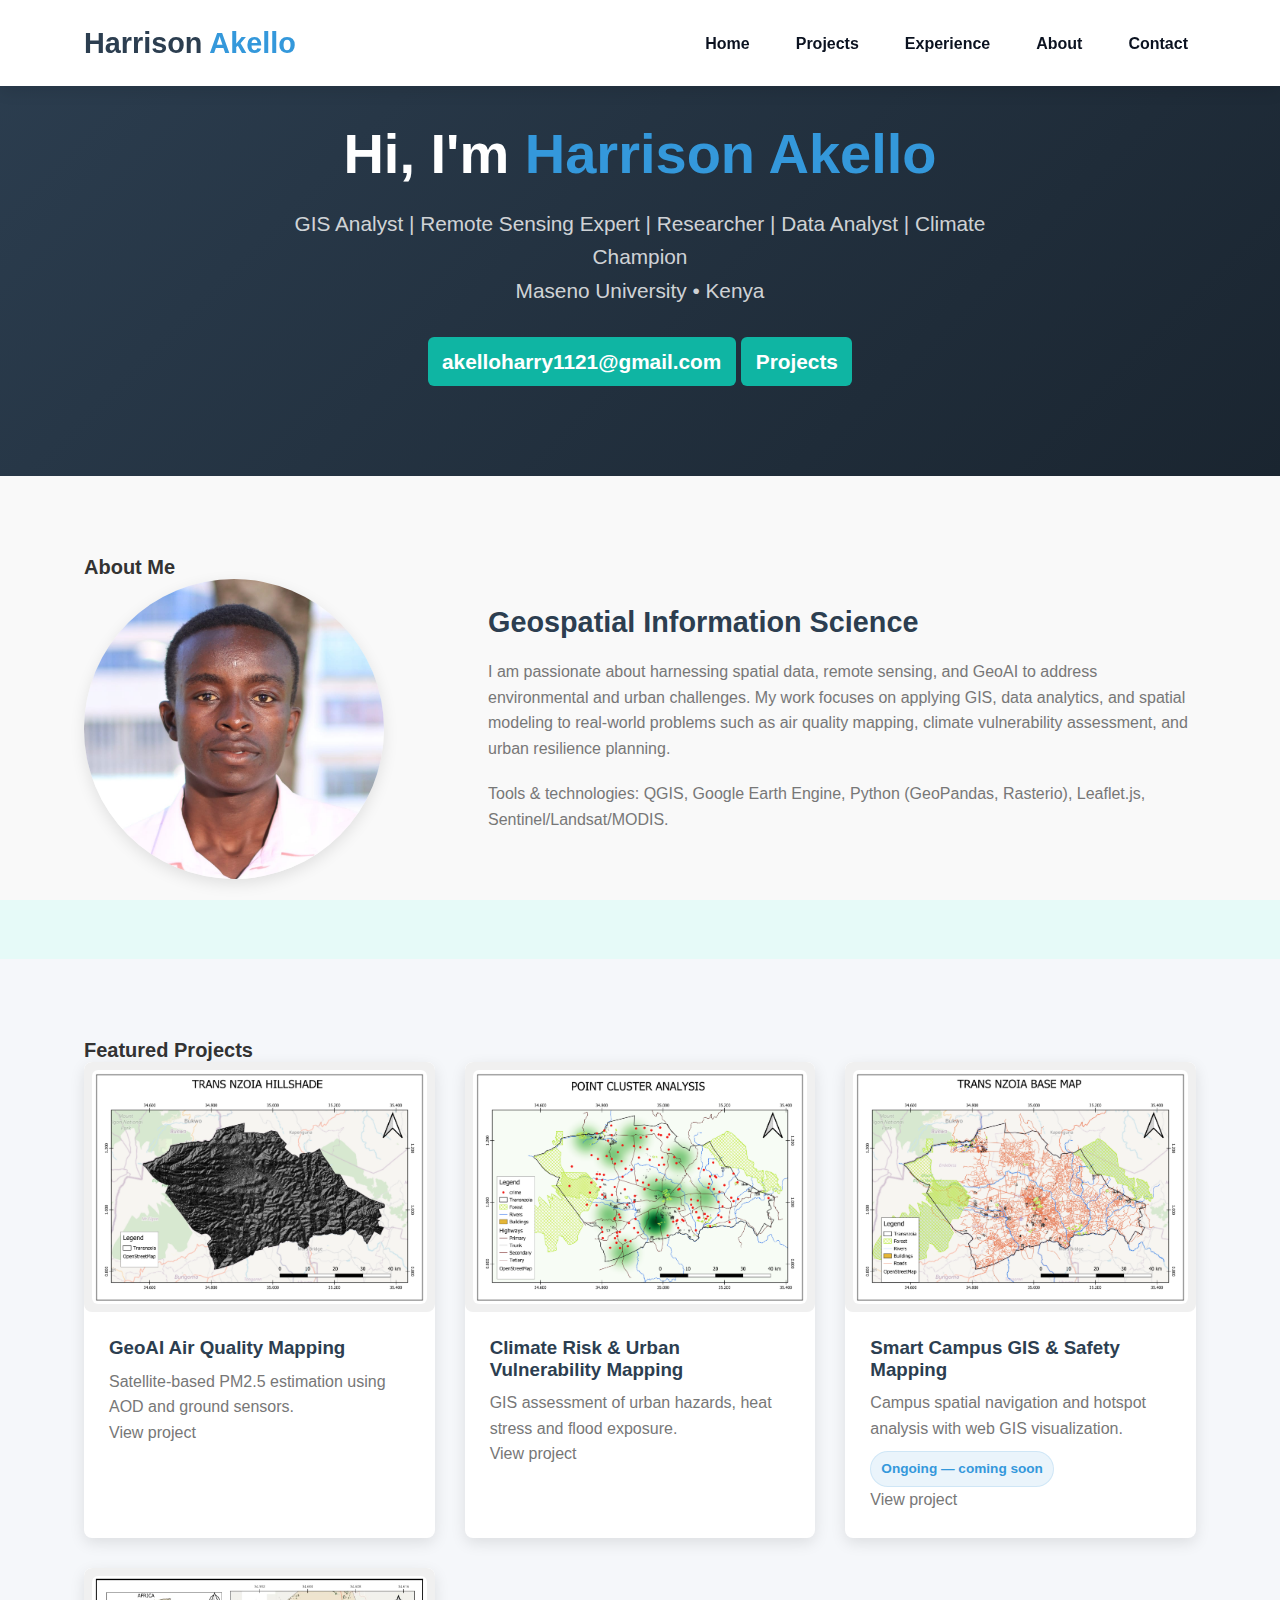
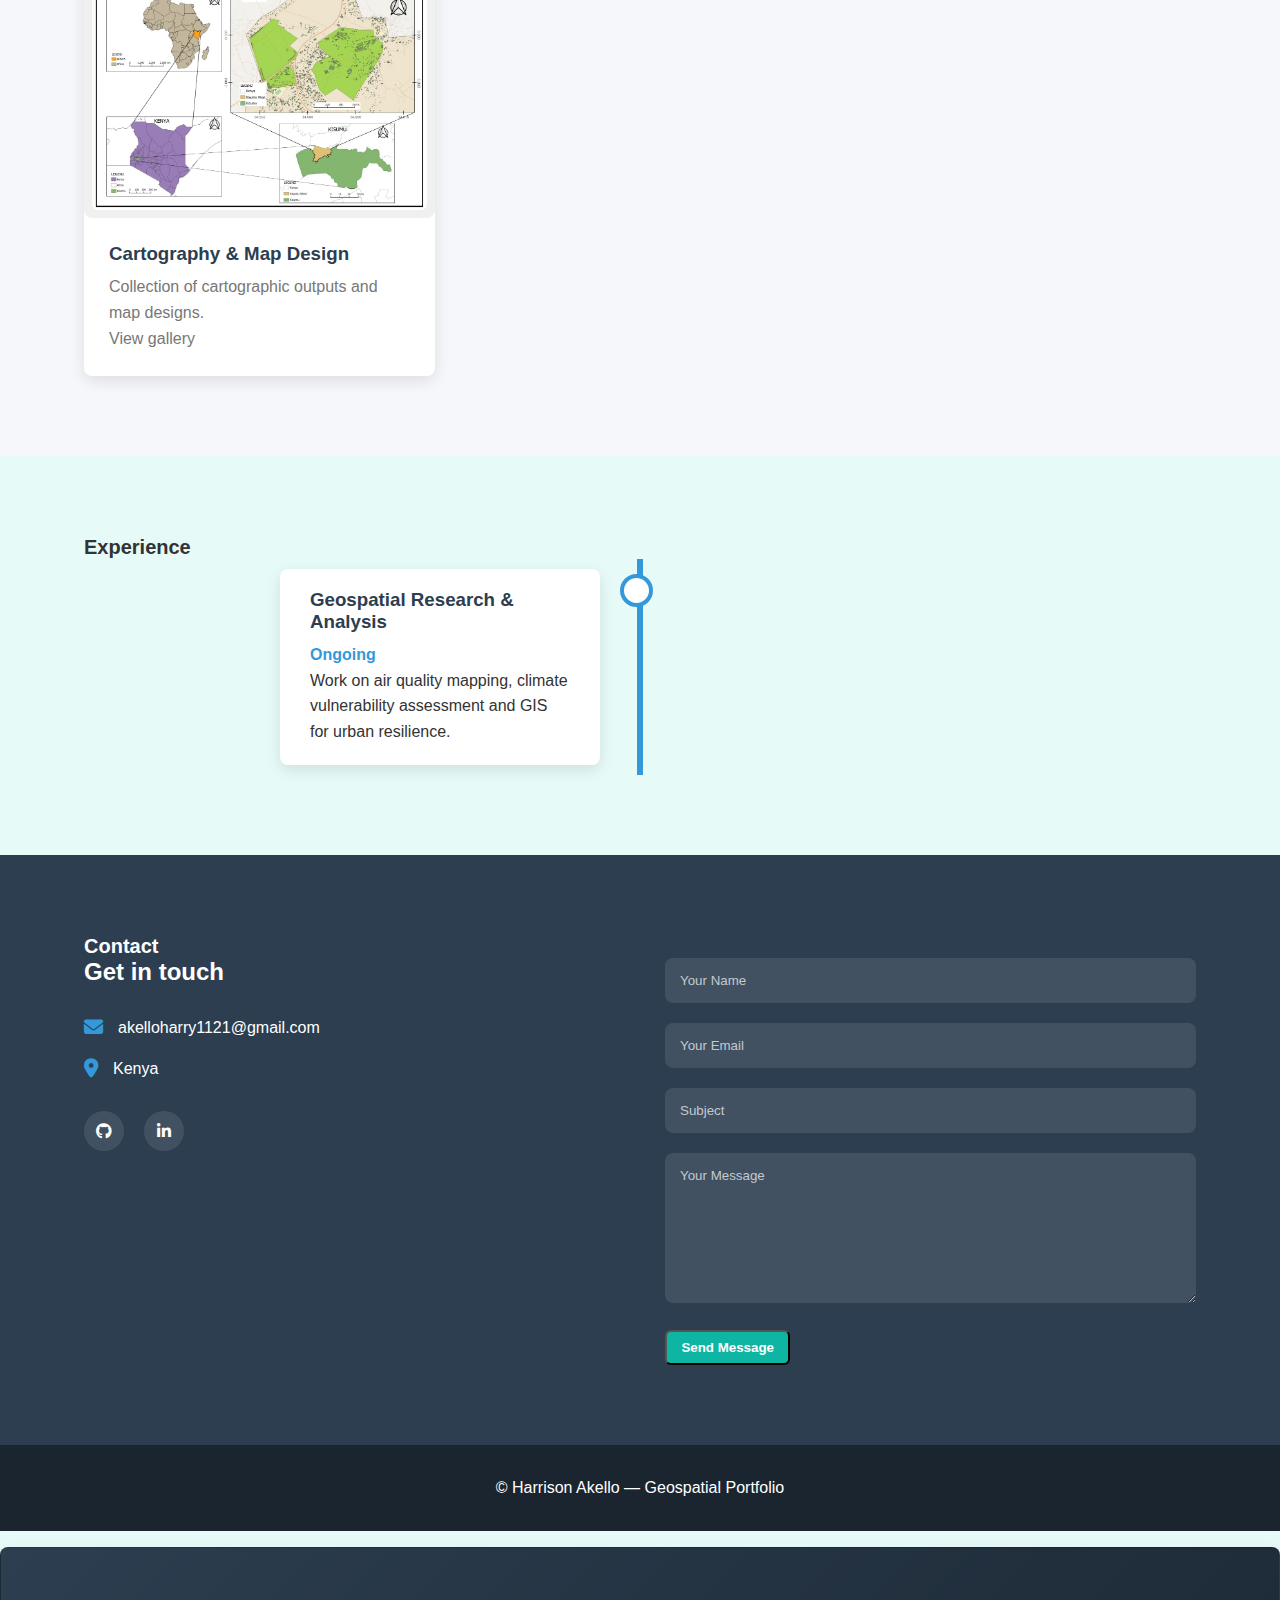
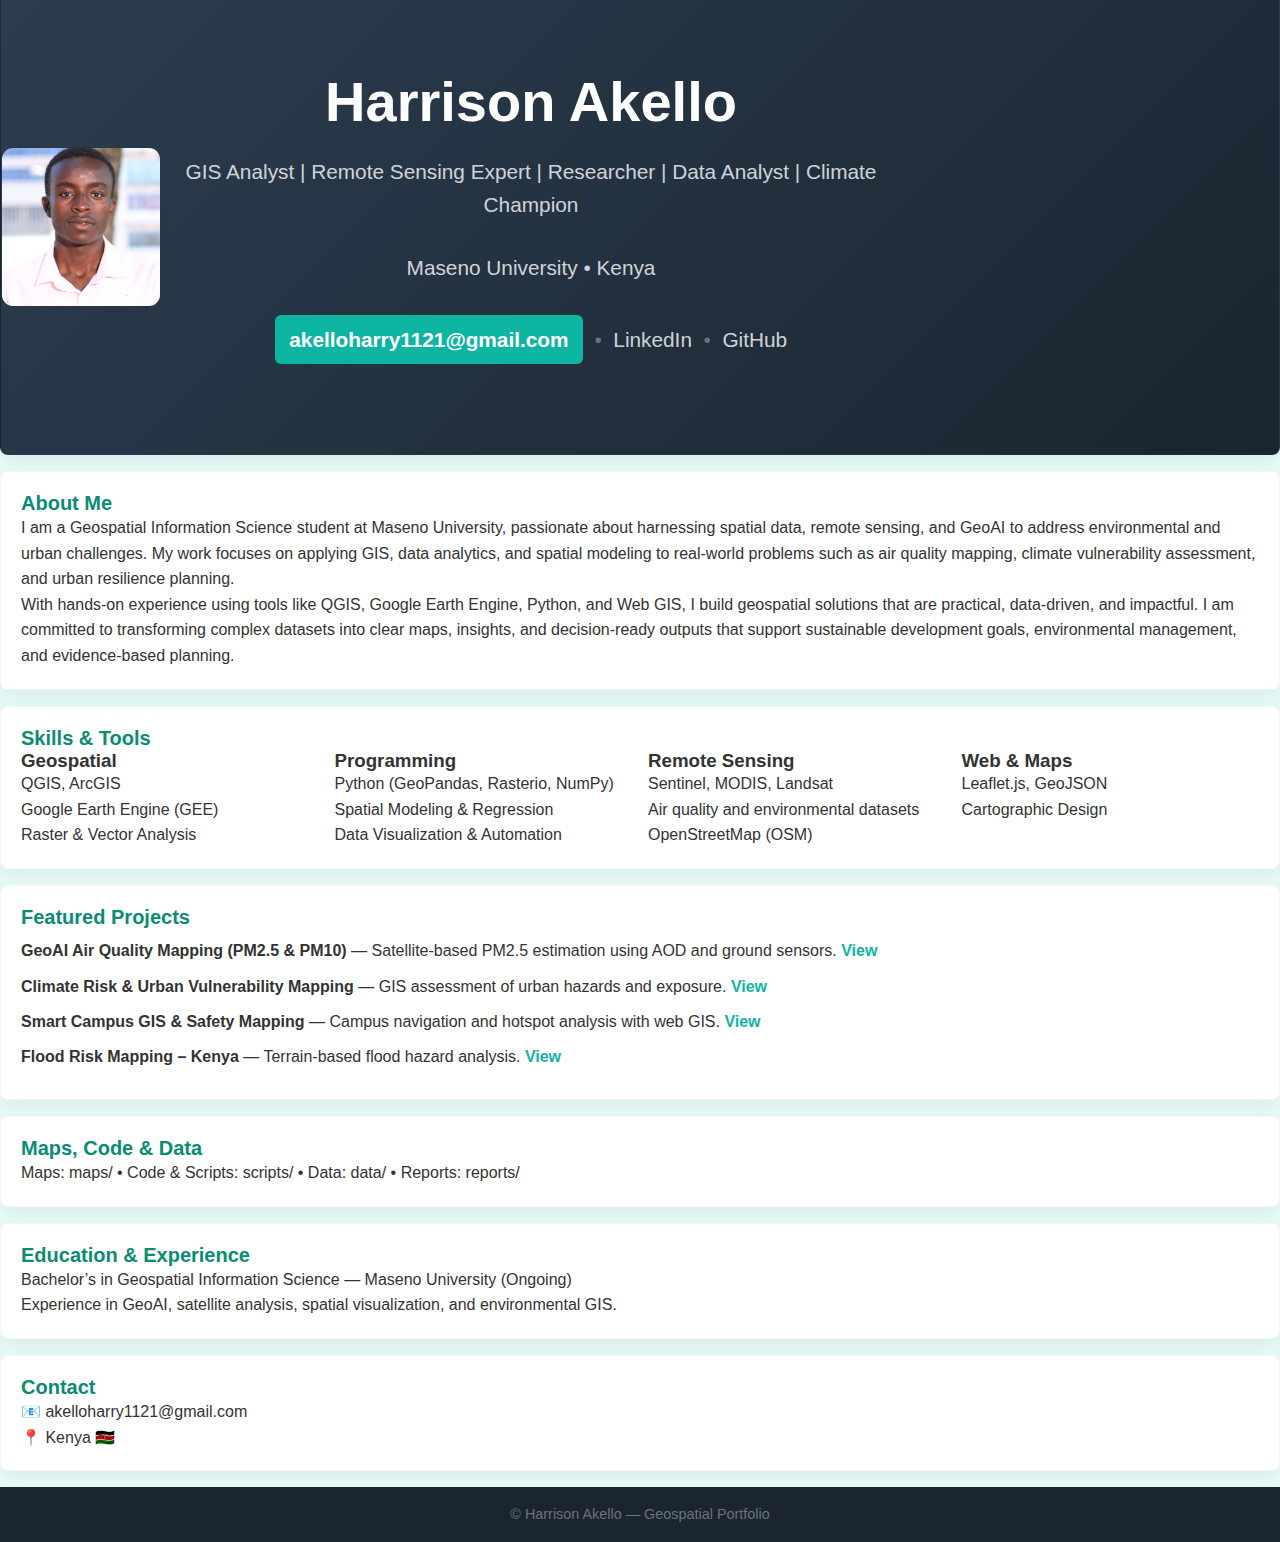
<file: index.html>
<!doctype html>
<html lang="en">
  <head>
    <meta charset="utf-8">
    <meta name="viewport" content="width=device-width,initial-scale=1">
    <title>Harrison Akello — Geospatial Portfolio</title>
    <link rel="stylesheet" href="https://cdnjs.cloudflare.com/ajax/libs/font-awesome/6.4.0/css/all.min.css">
    <link rel="stylesheet" href="styles/main.css">
  </head>

  <body>
    <!-- Header & Navigation -->
    <header>
      <div class="container">
        <nav class="navbar">
          <a href="#home" class="logo">Harrison <span>Akello</span></a>
          <ul class="nav-links">
            <li><a href="#home">Home</a></li>
            <li><a href="#portfolio">Projects</a></li>
            <li><a href="#experience">Experience</a></li>
            <li><a href="#about">About</a></li>
            <li><a href="#contact">Contact</a></li>
          </ul>
          <div class="mobile-menu-btn">
            <i class="fas fa-bars"></i>
          </div>
        </nav>
      </div>
    </header>

    <!-- Hero Section -->
    <section class="hero" id="home">
      <div class="container">
        <div class="hero-content">
          <h1>Hi, I'm <span class="highlight">Harrison Akello</span></h1>
          <p class="lead">GIS Analyst | Remote Sensing Expert | Researcher | Data Analyst | Climate Champion<br>Maseno University • Kenya</p>
          <p><a href="mailto:akelloharry1121@gmail.com" class="btn">akelloharry1121@gmail.com</a> <a class="btn" href="projects/index.html">Projects</a></p>
        </div>
      </div>
    </section>

    <!-- About Section -->
    <section class="about" id="about-hero">
      <div class="container">
        <div class="section-title">
          <h2>About Me</h2>
        </div>
        <div class="about-content">
          <div class="about-img">
            <img src="assets/profile.jpg" alt="Harrison Akello">
          </div>
          <div class="about-text">
            <h3>Geospatial Information Science </h3>
            <p>I am passionate about harnessing spatial data, remote sensing, and GeoAI to address environmental and urban challenges. My work focuses on applying GIS, data analytics, and spatial modeling to real-world problems such as air quality mapping, climate vulnerability assessment, and urban resilience planning.</p>
            <p>Tools & technologies: QGIS, Google Earth Engine, Python (GeoPandas, Rasterio), Leaflet.js, Sentinel/Landsat/MODIS.</p>
          </div>
        </div>
      </div>
    </section>

    <!-- Portfolio Section -->
    <section class="portfolio" id="portfolio">
      <div class="container">
        <div class="section-title">
          <h2>Featured Projects</h2>
        </div>
        <div class="portfolio-grid">
          <div class="portfolio-item" data-category="geoai">
            <div class="portfolio-img"><img src="assets/air-quality.png" alt="GeoAI Air Quality"></div>
            <div class="portfolio-info">
              <h3>GeoAI Air Quality Mapping</h3>
              <p>Satellite-based PM2.5 estimation using AOD and ground sensors.</p>
              <p><a href="projects/air-quality-geoai/index.html">View project</a></p>
            </div>
          </div>
          <div class="portfolio-item" data-category="climate">
            <div class="portfolio-img"><img src="assets/climate-risk.png" alt="Climate Risk"></div>
            <div class="portfolio-info">
              <h3>Climate Risk & Urban Vulnerability Mapping</h3>
              <p>GIS assessment of urban hazards, heat stress and flood exposure.</p>
              <p><a href="projects/climate-risk-mapping/index.html">View project</a></p>
            </div>
          </div>
          <div class="portfolio-item" data-category="campus">
            <div class="portfolio-img"><img src="assets/smart-campus.png" alt="Smart Campus GIS"></div>
            <div class="portfolio-info">
              <h3>Smart Campus GIS & Safety Mapping</h3>
                <p>Campus spatial navigation and hotspot analysis with web GIS visualization.</p>
                <p class="project-status"><span class="badge ongoing">Ongoing — coming soon</span></p>
                <p><a href="https://climaford.github.io/CAMPUSACCESSMAP">View project</a></p>
            </div>
          </div>
          <div class="portfolio-item" data-category="cartography">
            <div class="portfolio-img"><img src="assets/cartography-main.jpg" alt="Cartography"></div>
            <div class="portfolio-info">
              <h3>Cartography & Map Design</h3>
              <p>Collection of cartographic outputs and map designs.</p>
              <p><a href="projects/cartography/index.html">View gallery</a></p>
            </div>
          </div>
        </div>
      </div>
    </section>

    <!-- Experience Section -->
    <section class="experience" id="experience">
      <div class="container">
        <div class="section-title"><h2>Experience</h2></div>
        <div class="timeline">
          <div class="timeline-item">
            <div class="timeline-content">
              <h3>Geospatial Research & Analysis</h3>
              <p class="timeline-date">Ongoing</p>
              <p>Work on air quality mapping, climate vulnerability assessment and GIS for urban resilience.</p>
            </div>
          </div>
        </div>
      </div>
    </section>

    <!-- Contact Section -->
    <section class="contact" id="contact">
      <div class="container">
        <div class="section-title"><h2>Contact</h2></div>
        <div class="contact-content">
          <div class="contact-info">
            <h3>Get in touch</h3>
            <div class="contact-details">
              <div><i class="fas fa-envelope"></i><span>akelloharry1121@gmail.com</span></div>
              <div><i class="fas fa-map-marker-alt"></i><span>Kenya</span></div>
            </div>
            <div class="social-links">
              <a href="#"><i class="fab fa-github"></i></a>
              <a href="#"><i class="fab fa-linkedin-in"></i></a>
            </div>
          </div>
          <div class="contact-form">
            <form id="contactForm">
              <input type="text" placeholder="Your Name" required>
              <input type="email" placeholder="Your Email" required>
              <input type="text" placeholder="Subject" required>
              <textarea placeholder="Your Message" required></textarea>
              <button type="submit" class="btn">Send Message</button>
            </form>
          </div>
        </div>
      </div>
    </section>

    <!-- Footer -->
    <footer>
      <div class="container"><p>© Harrison Akello — Geospatial Portfolio</p></div>
    </footer>

    <script src="scripts/main.js"></script>
  </body>
</html>
      <section class="hero card" aria-label="Introduction">
        <div class="hero-inner">
          <div class="hero-image">
            <img src="assets/profile.jpg" alt="Harrison Akello profile photo">
          </div>
          <div class="hero-content">
            <h1>Harrison Akello</h1>
            <p class="headline">GIS Analyst | Remote Sensing Expert | Researcher | Data Analyst | Climate Champion</p>
            <p class="location">Maseno University • Kenya</p>
            <p class="contact-line"><a class="btn" href="mailto:akelloharry1121@gmail.com">akelloharry1121@gmail.com</a>
            <span class="muted"> &nbsp;•&nbsp; </span>
            <a class="link" href="#">LinkedIn</a>
            <span class="muted"> &nbsp;•&nbsp; </span>
            <a class="link" href="#">GitHub</a></p>
          </div>
        </div>
      </section>

      <section id="about" class="card">
      <h2>About Me</h2>
      <p>
        I am a Geospatial Information Science student at Maseno University, passionate about harnessing spatial data, remote sensing, and GeoAI to address environmental and urban challenges. My work focuses on applying GIS, data analytics, and spatial modeling to real-world problems such as air quality mapping, climate vulnerability assessment, and urban resilience planning.
      </p>
      <p>
        With hands-on experience using tools like QGIS, Google Earth Engine, Python, and Web GIS, I build geospatial solutions that are practical, data-driven, and impactful. I am committed to transforming complex datasets into clear maps, insights, and decision‑ready outputs that support sustainable development goals, environmental management, and evidence‑based planning.
      </p>
    </section>

    <section id="skills" class="card">
      <h2>Skills & Tools</h2>
      <div class="grid">
        <div>
          <h3>Geospatial</h3>
          <ul>
            <li>QGIS, ArcGIS</li>
            <li>Google Earth Engine (GEE)</li>
            <li>Raster & Vector Analysis</li>
          </ul>
        </div>
        <div>
          <h3>Programming</h3>
          <ul>
            <li>Python (GeoPandas, Rasterio, NumPy)</li>
            <li>Spatial Modeling & Regression</li>
            <li>Data Visualization & Automation</li>
          </ul>
        </div>
        <div>
          <h3>Remote Sensing</h3>
          <ul>
            <li>Sentinel, MODIS, Landsat</li>
            <li>Air quality and environmental datasets</li>
            <li>OpenStreetMap (OSM)</li>
          </ul>
        </div>
        <div>
          <h3>Web & Maps</h3>
          <ul>
            <li>Leaflet.js, GeoJSON</li>
            <li>Cartographic Design</li>
          </ul>
        </div>
      </div>
    </section>

    <section id="projects" class="card">
      <h2>Featured Projects</h2>
      <ul class="projects">
        <li><strong>GeoAI Air Quality Mapping (PM2.5 & PM10)</strong> — Satellite-based PM2.5 estimation using AOD and ground sensors. <a href="projects/air-quality-geoai">View</a></li>
        <li><strong>Climate Risk & Urban Vulnerability Mapping</strong> — GIS assessment of urban hazards and exposure. <a href="projects/climate-risk-mapping">View</a></li>
        <li><strong>Smart Campus GIS & Safety Mapping</strong> — Campus navigation and hotspot analysis with web GIS. <a href="projects/smart-campus-gis">View</a></li>
        <li><strong>Flood Risk Mapping – Kenya</strong> — Terrain-based flood hazard analysis. <a href="projects/flood-risk-gis">View</a></li>
      </ul>
    </section>

    <section id="work" class="card">
      <h2>Maps, Code & Data</h2>
      <p>Maps: <a href="maps">maps/</a> • Code & Scripts: <a href="scripts">scripts/</a> • Data: <a href="data">data/</a> • Reports: <a href="reports">reports/</a></p>
    </section>

    <section id="education" class="card">
      <h2>Education & Experience</h2>
      <p>Bachelor’s in Geospatial Information Science — Maseno University (Ongoing)</p>
      <p>Experience in GeoAI, satellite analysis, spatial visualization, and environmental GIS.</p>
    </section>

    <section id="contact" class="card">
      <h2>Contact</h2>
      <p>📧 <a href="mailto:akelloharry1121@gmail.com">akelloharry1121@gmail.com</a></p>
      <p>📍 Kenya 🇰🇪</p>
    </section>
  </main>

    <footer class="site-footer muted">
      <div class="container">© Harrison Akello — Geospatial Portfolio</div>
    </footer>
  </body>
  </html>
</file>
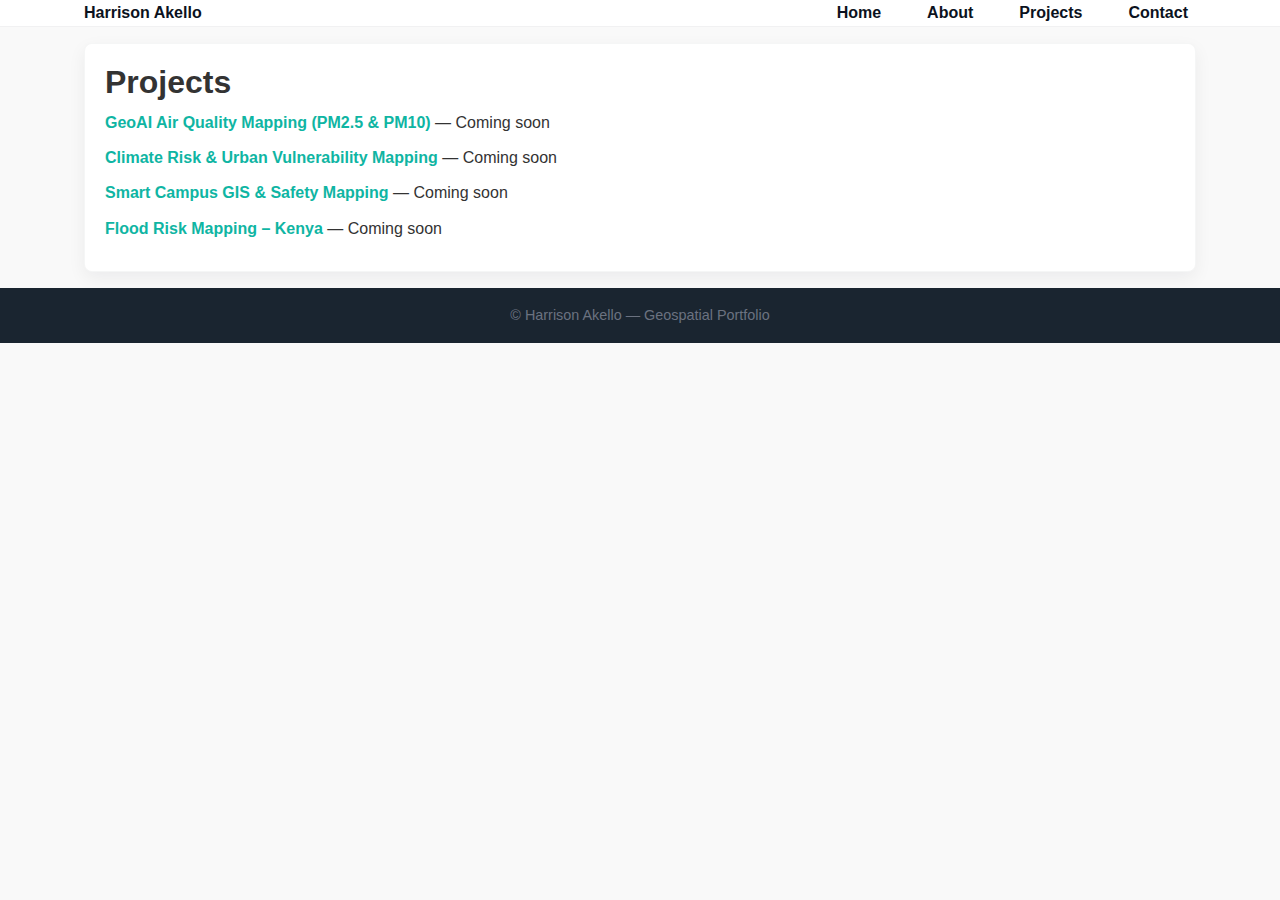
<file: projects/index.html>
<!doctype html>
<html lang="en">
<head>
  <meta charset="utf-8">
  <meta name="viewport" content="width=device-width,initial-scale=1">
  <title>Projects — Harrison Akello</title>
  <link rel="preconnect" href="https://fonts.googleapis.com">
  <link rel="preconnect" href="https://fonts.gstatic.com" crossorigin>
  <link href="https://fonts.googleapis.com/css2?family=Inter:wght@300;400;600;700&display=swap" rel="stylesheet">
  <link rel="stylesheet" href="../styles/variables.css">
  <link rel="stylesheet" href="../styles/main.css">
</head>
<body>
  <nav class="nav">
    <div class="container nav-inner">
      <a class="brand" href="../index.html">Harrison Akello</a>
      <ul class="nav-links">
        <li><a href="../index.html">Home</a></li>
        <li><a href="../about.html">About</a></li>
        <li><a href="index.html">Projects</a></li>
        <li><a href="../contact.html">Contact</a></li>
      </ul>
    </div>
  </nav>

  <main class="container">
    <section class="card">
      <h1>Projects</h1>
      <ul class="projects">
        <li><a href="air-quality-geoai/index.html">GeoAI Air Quality Mapping (PM2.5 & PM10)</a> — Coming soon</li>
        <li><a href="climate-risk-mapping/index.html">Climate Risk & Urban Vulnerability Mapping</a> — Coming soon</li>
        <li><a href="smart-campus-gis/index.html">Smart Campus GIS & Safety Mapping</a> — Coming soon</li>
        <li><a href="flood-risk-gis/index.html">Flood Risk Mapping – Kenya</a> — Coming soon</li>
      </ul>
    </section>
  </main>

  <footer class="site-footer muted">
    <div class="container">© Harrison Akello — Geospatial Portfolio</div>
  </footer>
</body>
</html>
</file>
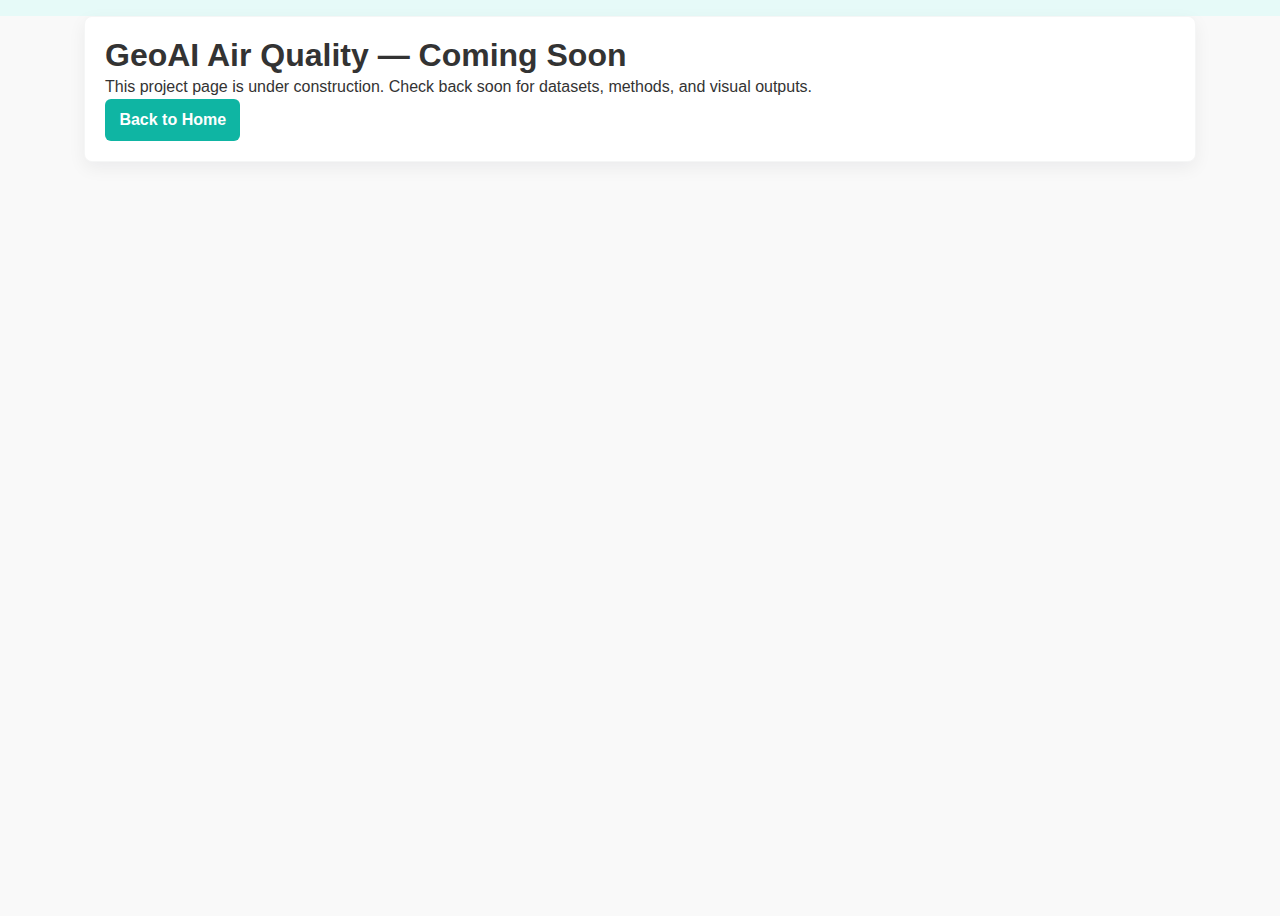
<file: projects/air-quality-geoai/index.html>
<!doctype html>
<html lang="en">
<head>
  <meta charset="utf-8">
  <meta name="viewport" content="width=device-width,initial-scale=1">
  <title>GeoAI Air Quality — Coming Soon</title>
  <link rel="stylesheet" href="/styles/variables.css">
  <link rel="stylesheet" href="/styles/main.css">
</head>
<body>
  <main class="container">
    <section class="card">
      <h1>GeoAI Air Quality — Coming Soon</h1>
      <p>This project page is under construction. Check back soon for datasets, methods, and visual outputs.</p>
      <p><a class="btn" href="/index.html">Back to Home</a></p>
    </section>
  </main>
</body>
</html>
</file>
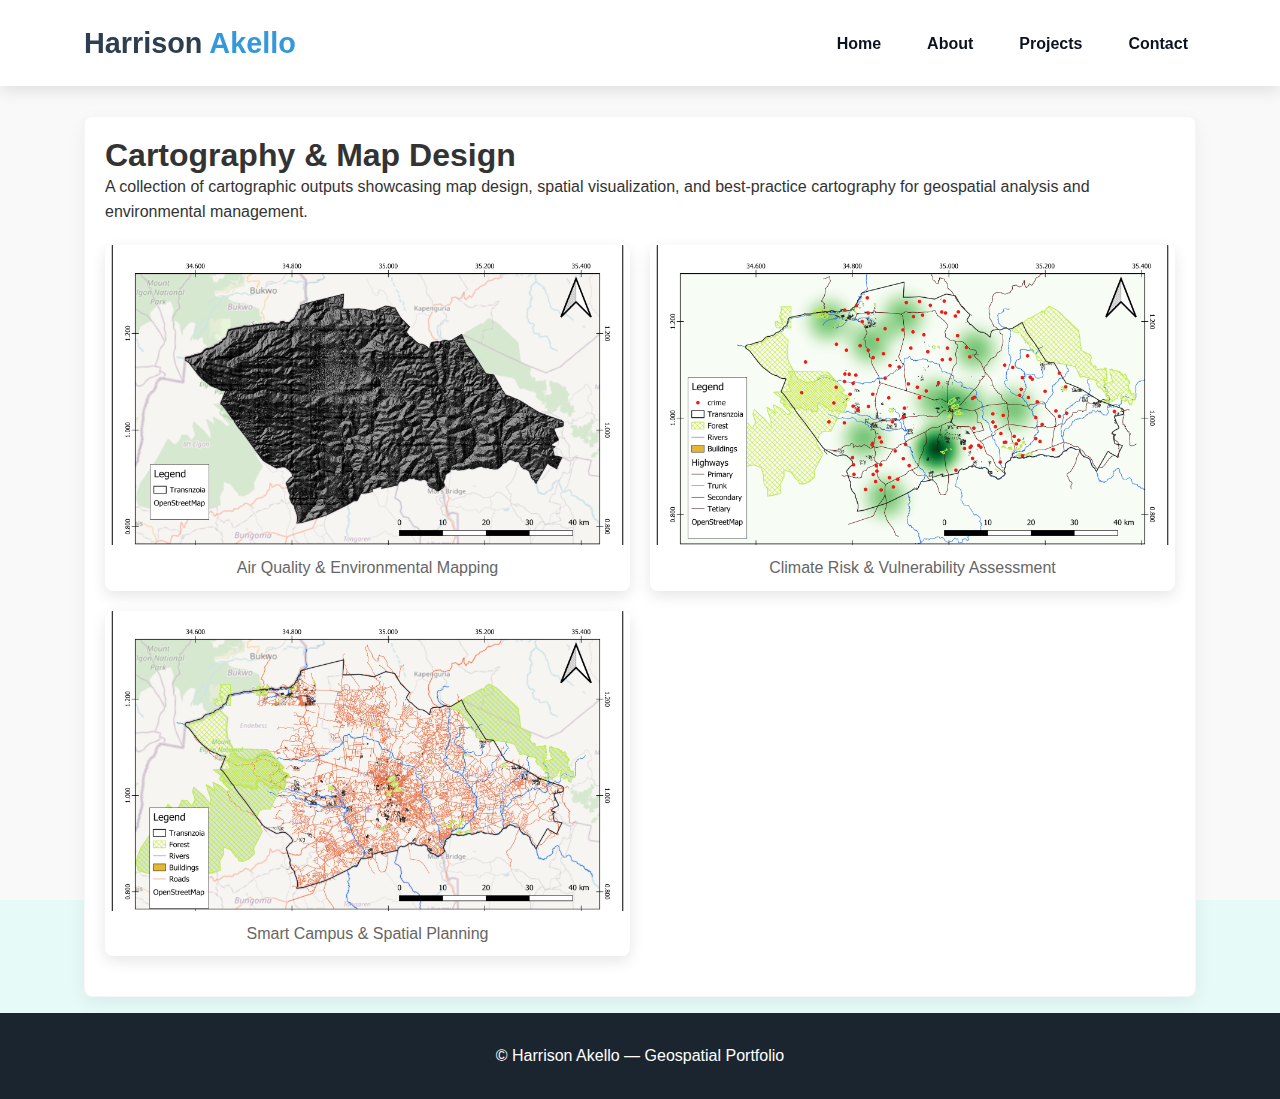
<file: projects/cartography/index.html>
<!doctype html>
<html lang="en">
<head>
  <meta charset="utf-8">
  <meta name="viewport" content="width=device-width,initial-scale=1">
  <title>Cartography & Map Design</title>
  <link rel="stylesheet" href="https://cdnjs.cloudflare.com/ajax/libs/font-awesome/6.4.0/css/all.min.css">
  <link rel="stylesheet" href="../../styles/main.css">
  <style>
    .gallery { display: grid; grid-template-columns: repeat(auto-fill, minmax(350px, 1fr)); gap: 20px; padding: 20px 0; }
    .gallery-item { border-radius: 8px; overflow: hidden; box-shadow: 0 5px 15px rgba(0,0,0,0.1); transition: all 0.3s ease; }
    .gallery-item:hover { transform: translateY(-5px); box-shadow: 0 10px 25px rgba(0,0,0,0.15); }
    .gallery-item img { width: 100%; height: 300px; object-fit: cover; display: block; }
  </style>
</head>
<body>
  <!-- Header & Navigation -->
  <header>
    <div class="container">
      <nav class="navbar">
        <a href="../../index.html" class="logo">Harrison <span>Akello</span></a>
        <ul class="nav-links">
          <li><a href="../../index.html#home">Home</a></li>
          <li><a href="../../index.html#about">About</a></li>
          <li><a href="../../index.html#portfolio">Projects</a></li>
          <li><a href="../../index.html#contact">Contact</a></li>
        </ul>
        <div class="mobile-menu-btn">
          <i class="fas fa-bars"></i>
        </div>
      </nav>
    </div>
  </header>

  <main class="container" style="padding-top: 100px;">
    <section class="card">
      <h1>Cartography & Map Design</h1>
      <p>A collection of cartographic outputs showcasing map design, spatial visualization, and best-practice cartography for geospatial analysis and environmental management.</p>
      
      <div class="gallery">
        <div class="gallery-item">
          <img src="../../assets/air-quality.png" alt="Air Quality Map">
          <p style="padding: 10px; text-align: center; color: #666;">Air Quality & Environmental Mapping</p>
        </div>
        <div class="gallery-item">
          <img src="../../assets/climate-risk.png" alt="Climate Risk Map">
          <p style="padding: 10px; text-align: center; color: #666;">Climate Risk & Vulnerability Assessment</p>
        </div>
        <div class="gallery-item">
          <img src="../../assets/smart-campus.png" alt="Campus GIS Map">
          <p style="padding: 10px; text-align: center; color: #666;">Smart Campus & Spatial Planning</p>
        </div>
      </div>
    </section>
  </main>

  <footer>
    <div class="container"><p>© Harrison Akello — Geospatial Portfolio</p></div>
  </footer>

  <script src="../../scripts/main.js"></script>
</body>
</html>
</file>
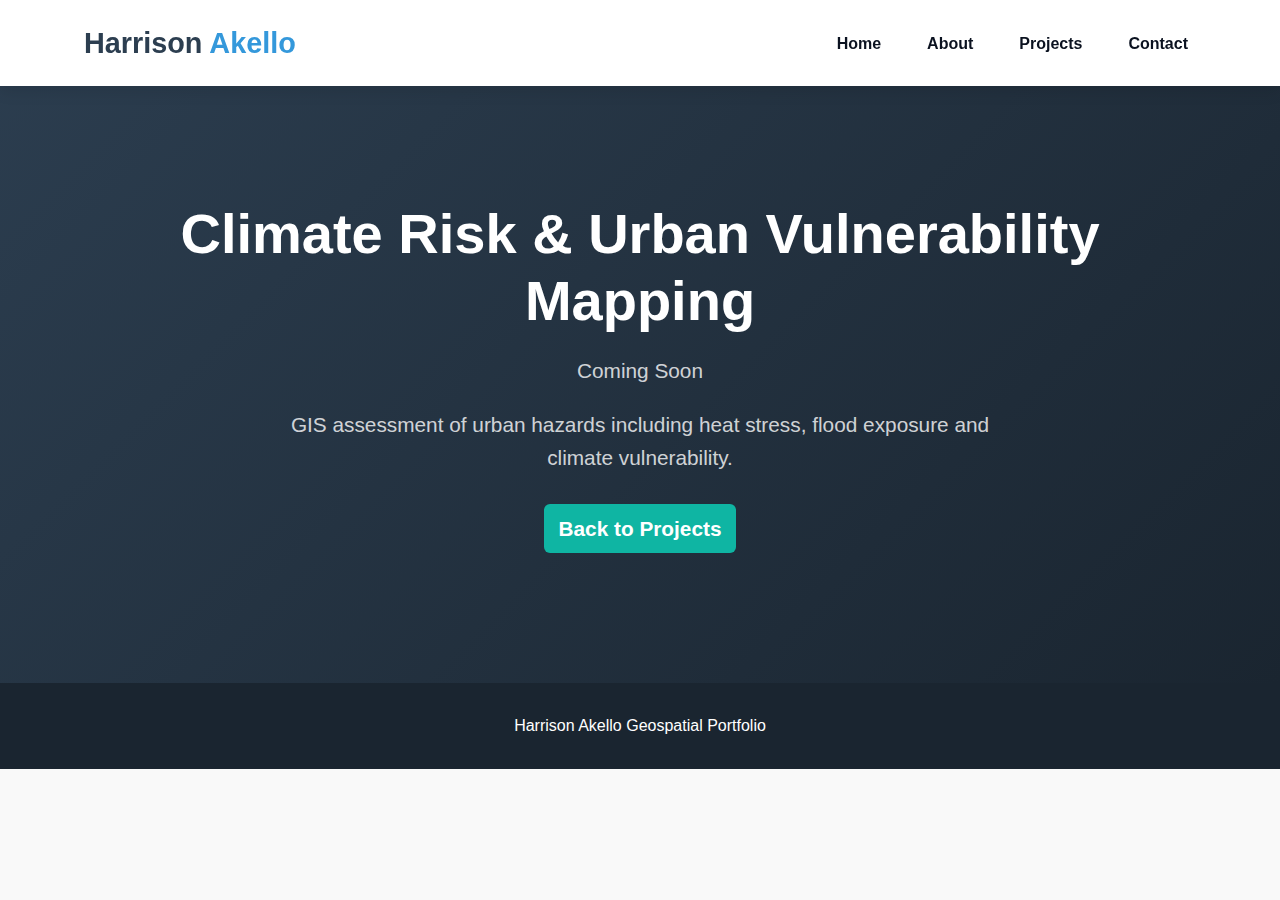
<file: projects/climate-risk-mapping/index.html>
<!doctype html>
<html lang="en">
<head>
  <meta charset="utf-8">
  <meta name="viewport" content="width=device-width,initial-scale=1">
  <title>Climate Risk  Coming Soon</title>
  <link rel="stylesheet" href="https://cdnjs.cloudflare.com/ajax/libs/font-awesome/6.4.0/css/all.min.css">
  <link rel="stylesheet" href="../../styles/main.css">
</head>
<body>
  <header>
    <div class="container">
      <nav class="navbar">
        <a href="../../index.html" class="logo">Harrison <span>Akello</span></a>
        <ul class="nav-links">
          <li><a href="../../index.html#home">Home</a></li>
          <li><a href="../../index.html#about">About</a></li>
          <li><a href="../../index.html#portfolio">Projects</a></li>
          <li><a href="../../index.html#contact">Contact</a></li>
        </ul>
        <div class="mobile-menu-btn"><i class="fas fa-bars"></i></div>
      </nav>
    </div>
  </header>

  <section class="hero" style="padding: 200px 0 100px;">
    <div class="container">
      <div class="hero-content" style="text-align: center;">
        <h1>Climate Risk & Urban Vulnerability Mapping</h1>
        <p class="highlight" style="font-size: 1.3rem; margin-bottom: 20px;">Coming Soon</p>
        <p>GIS assessment of urban hazards including heat stress, flood exposure and climate vulnerability.</p>
        <p style="margin-top: 30px;"><a href="../../index.html#portfolio" class="btn">Back to Projects</a></p>
      </div>
    </div>
  </section>

  <footer><div class="container"><p> Harrison Akello  Geospatial Portfolio</p></div></footer>
  <script src="../../scripts/main.js"></script>
</body>
</html>
</file>
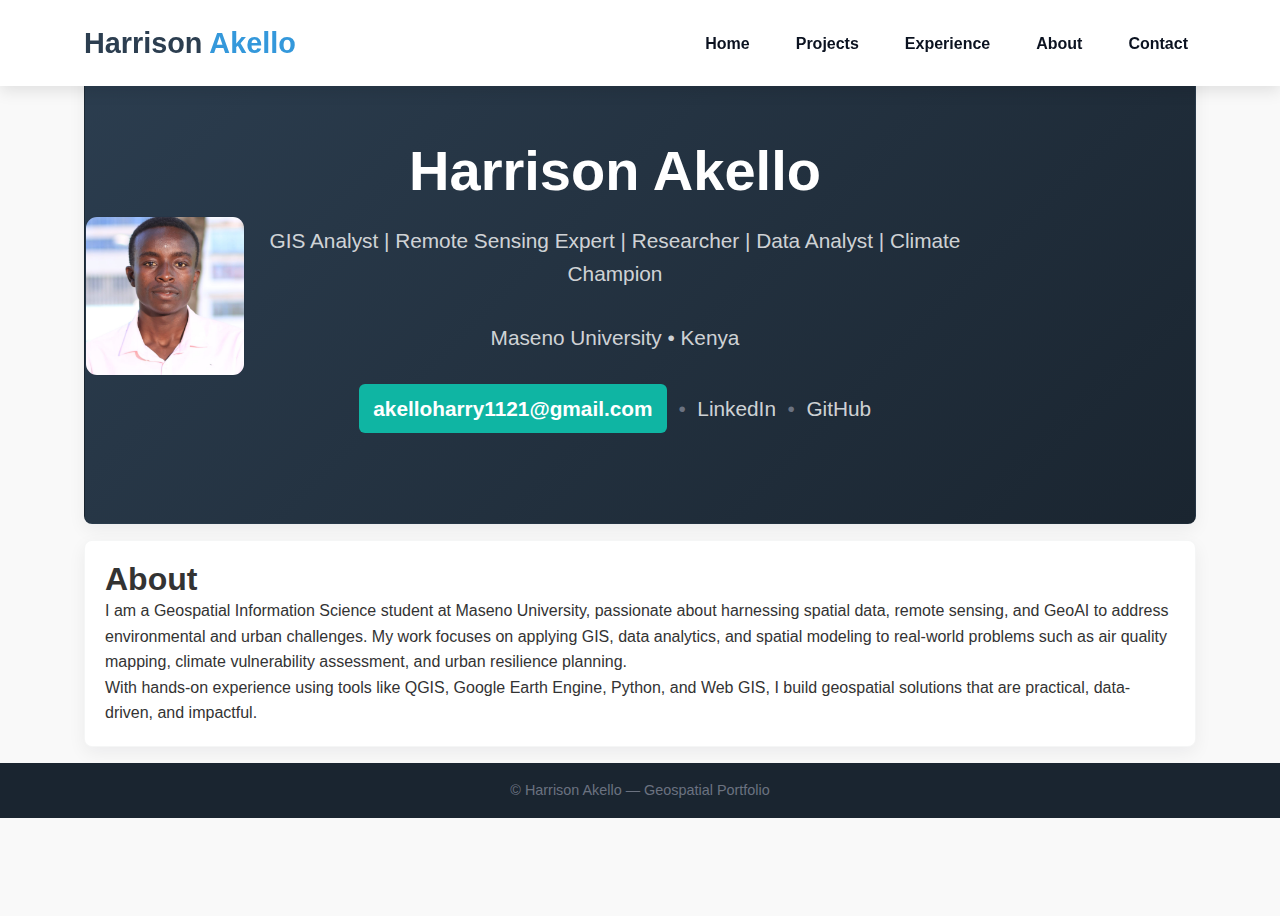
<file: about.html>
<!doctype html>
<html lang="en">
<head>
  <meta charset="utf-8">
  <meta name="viewport" content="width=device-width,initial-scale=1">
  <title>About — Harrison Akello</title>
  <link rel="stylesheet" href="https://cdnjs.cloudflare.com/ajax/libs/font-awesome/6.4.0/css/all.min.css">
  <link rel="preconnect" href="https://fonts.googleapis.com">
  <link rel="preconnect" href="https://fonts.gstatic.com" crossorigin>
  <link href="https://fonts.googleapis.com/css2?family=Inter:wght@300;400;600;700&display=swap" rel="stylesheet">
  <link rel="stylesheet" href="styles/variables.css">
  <link rel="stylesheet" href="styles/main.css">
</head>
<body>
  <!-- Header & Navigation -->
  <header>
    <div class="container">
      <nav class="navbar">
        <a href="index.html" class="logo">Harrison <span>Akello</span></a>
        <ul class="nav-links">
          <li><a href="index.html#home">Home</a></li>
          <li><a href="index.html#portfolio">Projects</a></li>
          <li><a href="index.html#experience">Experience</a></li>
          <li><a href="about.html">About</a></li>
          <li><a href="index.html#contact">Contact</a></li>
        </ul>
        <div class="mobile-menu-btn">
          <i class="fas fa-bars"></i>
        </div>
      </nav>
    </div>
  </header>

  <main class="container">
    <section class="hero card" aria-label="Introduction">
      <div class="hero-inner">
        <div class="hero-image">
          <img src="assets/profile.jpg" alt="Harrison Akello profile photo">
        </div>
        <div class="hero-content">
          <h1>Harrison Akello</h1>
          <p class="headline">GIS Analyst | Remote Sensing Expert | Researcher | Data Analyst | Climate Champion</p>
          <p class="location">Maseno University • Kenya</p>
          <p class="contact-line"><a class="btn" href="mailto:akelloharry1121@gmail.com">akelloharry1121@gmail.com</a>
          <span class="muted"> &nbsp;•&nbsp; </span>
          <a class="link" href="#">LinkedIn</a>
          <span class="muted"> &nbsp;•&nbsp; </span>
          <a class="link" href="#">GitHub</a></p>
        </div>
      </div>
    </section>

    <section class="card">
      <h1>About</h1>
      <p>
        I am a Geospatial Information Science student at Maseno University, passionate about harnessing spatial data, remote sensing, and GeoAI to address environmental and urban challenges. My work focuses on applying GIS, data analytics, and spatial modeling to real-world problems such as air quality mapping, climate vulnerability assessment, and urban resilience planning.
      </p>
      <p>
        With hands-on experience using tools like QGIS, Google Earth Engine, Python, and Web GIS, I build geospatial solutions that are practical, data-driven, and impactful.
      </p>
    </section>
  </main>

  <script src="scripts/main.js"></script>

  <footer class="site-footer muted">
    <div class="container">© Harrison Akello — Geospatial Portfolio</div>
  </footer>
</body>
</html>
</file>
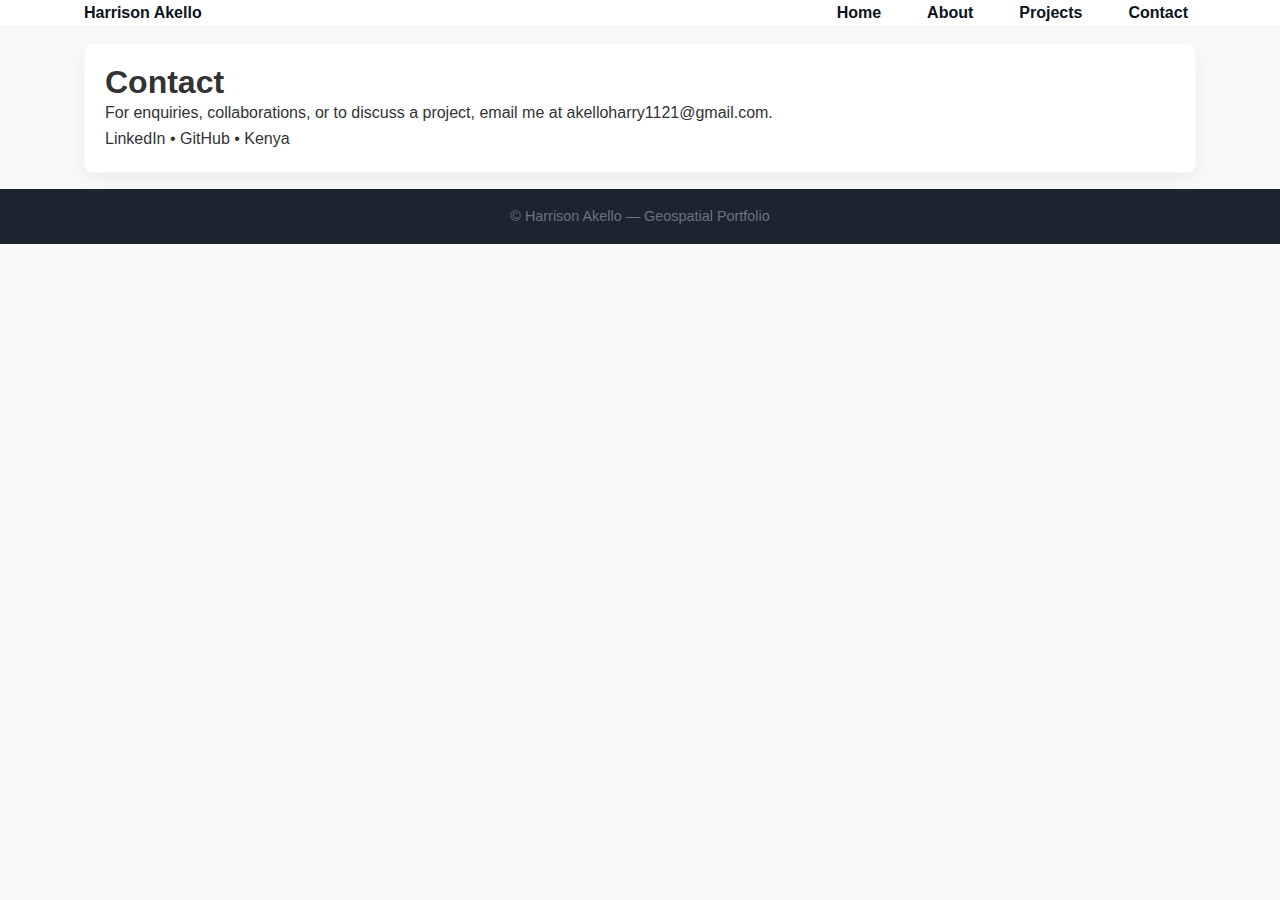
<file: contact.html>
<!doctype html>
<html lang="en">
<head>
  <meta charset="utf-8">
  <meta name="viewport" content="width=device-width,initial-scale=1">
  <title>Contact — Harrison Akello</title>
  <link rel="preconnect" href="https://fonts.googleapis.com">
  <link rel="preconnect" href="https://fonts.gstatic.com" crossorigin>
  <link href="https://fonts.googleapis.com/css2?family=Inter:wght@300;400;600;700&display=swap" rel="stylesheet">
  <link rel="stylesheet" href="styles/variables.css">
  <link rel="stylesheet" href="styles/main.css">
</head>
<body>
  <nav class="nav">
    <div class="container nav-inner">
      <a class="brand" href="index.html">Harrison Akello</a>
      <ul class="nav-links">
        <li><a href="index.html">Home</a></li>
        <li><a href="about.html">About</a></li>
        <li><a href="projects/index.html">Projects</a></li>
        <li><a href="contact.html">Contact</a></li>
      </ul>
    </div>
  </nav>

  <main class="container">
    <section class="card">
      <h1>Contact</h1>
      <p>For enquiries, collaborations, or to discuss a project, email me at <a href="mailto:akelloharry1121@gmail.com">akelloharry1121@gmail.com</a>.</p>
      <p>LinkedIn • GitHub • Kenya</p>
    </section>
  </main>

  <footer class="site-footer muted">
    <div class="container">© Harrison Akello — Geospatial Portfolio</div>
  </footer>
</body>
</html>
</file>
<file: styles/main.css>
@import './variables.css';

/* CSS Variables for consistent theming */
:root {
    --primary-color: #2c3e50;
    --secondary-color: #3498db;
    --accent-color: #e74c3c;
    --light-color: #ecf0f1;
    --dark-color: #2c3e50;
    --text-color: #333;
    --text-light: #777;
    --shadow: 0 5px 15px rgba(0, 0, 0, 0.1);
    --transition: all 0.3s ease;
    --border-radius: 8px;
    --max-width: 1200px;
}

/* Typography */
html { font-family: Inter, system-ui, -apple-system, 'Segoe UI', Roboto, 'Helvetica Neue', Arial; font-size: 16px; }
h1, h2, h3 { line-height: 1.15; }
h1 { font-size: 2rem; }
h2 { font-size: 1.25rem; }

/* Header */
.nav { background: #fff; border-bottom: 1px solid rgba(11,18,32,0.06); }
.nav-inner { display:flex; align-items:center; justify-content:space-between; padding:0.75rem 0; }
.brand { font-weight:700; color:var(--text); text-decoration:none; }
.nav-links { list-style:none; margin:0; padding:0; display:flex; gap:1rem; }
.nav-links a { color:var(--text); text-decoration:none; padding:0.35rem 0.5rem; border-radius:6px; }
.nav-links a:hover { background: rgba(15,181,163,0.06); color:var(--primary-700); }

/* Buttons */
.btn {
  display:inline-block;
  background: var(--primary);
  color:#fff;
  padding:0.5rem 0.9rem;
  border-radius:6px;
  font-weight:600;
}
.btn:hover { filter:brightness(.95); }

/* Cards */
.card {
  background:#fff;
  border-radius:8px;
  padding:1.25rem;
  margin:1rem 0;
  border:1px solid rgba(11,18,32,0.04);
}

/* Hero */
.hero-inner { display:flex; gap:1.25rem; align-items:center; }
.hero-image img { width:160px; height:160px; object-fit:cover; border-radius:12px; border:1px solid rgba(11,18,32,0.06); }
.hero-content h1 { margin:0 0 .25rem 0; font-size:1.6rem; }
.headline { margin:0 0 .25rem 0; color:var(--muted); }
.contact-line { margin-top:0.5rem; }

@media (max-width:720px){
  .hero-inner { flex-direction:column; text-align:center; }
  .hero-image img { width:120px; height:120px; }
}
.card h2 { margin-top: 0; color: var(--primary-700); }

/* Grid for skills */
.grid { display:grid; grid-template-columns: repeat(auto-fit,minmax(220px,1fr)); gap: 1rem; }

.projects { list-style:none; padding:0; margin:0; }
.projects li { margin:.6rem 0; }
.projects a { color: var(--primary); text-decoration: none; font-weight:600; }

/* Utility */
.muted { color: var(--muted); }

/* Footer */
.site-footer { padding: 1rem 0; text-align:center; color:var(--muted); font-size:.9rem; }

/* Responsive */
@media (max-width:640px){
  .contact{flex-direction:column;align-items:flex-start}
  h1{font-size:1.5rem}
}

/* Base Styles */
* { margin: 0; padding: 0; box-sizing: border-box; }
html { scroll-behavior: smooth; }
body { font-family: 'Segoe UI', Tahoma, Geneva, Verdana, sans-serif; line-height: 1.6; color: var(--text-color); background-color: #f9f9f9; }
a { text-decoration: none; color: inherit; }
ul { list-style: none; }
img { max-width: 100%; }
.container { width: 90%; max-width: var(--max-width); margin: 0 auto; padding: 0 20px; }
section { padding: 80px 0; }

/* Header & Navigation */
header { background-color: white; box-shadow: var(--shadow); position: fixed; width: 100%; top: 0; z-index: 1000; }
.navbar { display: flex; justify-content: space-between; align-items: center; padding: 20px 0; }
.logo { font-size: 1.8rem; font-weight: 700; color: var(--primary-color); }
.logo span { color: var(--secondary-color); }
.nav-links { display: flex; gap: 30px; }
.nav-links a { font-weight: 600; transition: var(--transition); }
.nav-links a:hover { color: var(--secondary-color); }
.mobile-menu-btn { display: none; font-size: 1.5rem; cursor: pointer; position: relative; z-index: 1101; padding: 6px; }

.hero { background: linear-gradient(135deg, var(--primary-color) 0%, #1a2530 100%); color: white; padding: 120px 0 60px; text-align: center; }
.hero-content h1 { font-size: 3.5rem; margin-bottom: 20px; line-height: 1.2; }
.hero-content p { font-size: 1.3rem; max-width: 700px; margin: 0 auto 30px; color: rgba(255, 255, 255, 0.8); }
.highlight { color: var(--secondary-color); }

/* About Section */
.about-content { display: grid; grid-template-columns: 1fr 2fr; gap: 50px; align-items: center; }
.about-img { border-radius: 50%; overflow: hidden; box-shadow: var(--shadow); width: 300px; height: 300px; }
.about-text h3 { font-size: 1.8rem; margin-bottom: 20px; color: var(--primary-color); }
.about-text p { margin-bottom: 20px; color: var(--text-light); }
.skills { margin-top: 30px; }
.skill-item { margin-bottom: 20px; }
.skill-name { display: flex; justify-content: space-between; margin-bottom: 8px; }
.skill-bar { height: 10px; background-color: #ddd; border-radius: 5px; overflow: hidden; }
.skill-level { height: 100%; background-color: var(--secondary-color); border-radius: 5px; }

/* Portfolio Section */
.portfolio { background-color: #f5f7fa; }
.portfolio-filter { display: flex; justify-content: center; flex-wrap: wrap; gap: 15px; margin-bottom: 40px; }
.filter-btn { padding: 8px 20px; background-color: white; border: 1px solid #ddd; border-radius: 30px; cursor: pointer; transition: var(--transition); font-weight: 600; }
.filter-btn.active, .filter-btn:hover { background-color: var(--secondary-color); color: white; border-color: var(--secondary-color); }
.portfolio-grid { display: grid; grid-template-columns: repeat(auto-fill, minmax(350px, 1fr)); gap: 30px; }
.portfolio-item { background-color: white; border-radius: var(--border-radius); overflow: hidden; box-shadow: var(--shadow); transition: var(--transition); }
.portfolio-item:hover { transform: translateY(-10px); }
.portfolio-img { height: 250px; overflow: hidden; background-color: #f0f0f0; padding: 8px; box-sizing: border-box; border-radius: 8px; }
.portfolio-img img { width: 100%; height: 100%; object-fit: cover; transition: var(--transition); display: block; border-radius: 6px; }
.portfolio-item:hover .portfolio-img img { transform: scale(1.03); }

@media (max-width: 768px) {
  .portfolio-img { height: 200px; }
}

@media (max-width: 576px) {
  .portfolio-img { height: 180px; }
}
.portfolio-info { padding: 25px; }
.portfolio-info h3 { margin-bottom: 10px; color: var(--primary-color); }
.portfolio-info p { color: var(--text-light); }

/* Project status badge */
.project-status { margin-top: 10px; }
.badge { display: inline-block; padding: 6px 10px; border-radius: 999px; font-weight: 700; font-size: 0.85rem; }
.badge.ongoing { background: rgba(52,152,219,0.10); color: var(--secondary-color); border: 1px solid rgba(52,152,219,0.15); }

/* Experience Section */
.timeline { position: relative; max-width: 800px; margin: 0 auto; }
.timeline::after { content: ''; position: absolute; width: 6px; background-color: var(--secondary-color); top: 0; bottom: 0; left: 50%; margin-left: -3px; }
.timeline-item { padding: 10px 40px; position: relative; width: 50%; box-sizing: border-box; }
.timeline-item:nth-child(odd) { left: 0; }
.timeline-item:nth-child(even) { left: 50%; }
.timeline-content { padding: 20px 30px; background-color: white; border-radius: var(--border-radius); box-shadow: var(--shadow); position: relative; }
.timeline-content h3 { color: var(--primary-color); margin-bottom: 10px; }
.timeline-date { font-weight: 600; color: var(--secondary-color); }
.timeline-item:nth-child(odd)::after, .timeline-item:nth-child(even)::after { content: ''; position: absolute; width: 25px; height: 25px; right: -13px; background-color: white; border: 4px solid var(--secondary-color); top: 15px; border-radius: 50%; z-index: 1; }
.timeline-item:nth-child(even)::after { left: -12px; }

/* Contact Section */
.contact { background-color: var(--primary-color); color: white; }
.contact .section-title h2 { color: white; }
.contact .section-title h2::after { background-color: white; }
.contact-content { display: grid; grid-template-columns: repeat(auto-fit, minmax(300px, 1fr)); gap: 50px; }
.contact-info h3 { margin-bottom: 20px; font-size: 1.5rem; }
.contact-details { margin-top: 30px; }
.contact-details div { display: flex; align-items: center; margin-bottom: 15px; }
.contact-details i { margin-right: 15px; color: var(--secondary-color); font-size: 1.2rem; }
.social-links { display: flex; gap: 20px; margin-top: 30px; }
.social-links a { display: flex; align-items: center; justify-content: center; width: 40px; height: 40px; border-radius: 50%; background-color: rgba(255, 255, 255, 0.1); transition: var(--transition); }
.social-links a:hover { background-color: var(--secondary-color); transform: translateY(-5px); }
.contact-form input, .contact-form textarea { width: 100%; padding: 15px; margin-bottom: 20px; border: none; border-radius: var(--border-radius); background-color: rgba(255, 255, 255, 0.1); color: white; font-family: inherit; }
.contact-form input::placeholder, .contact-form textarea::placeholder { color: rgba(255, 255, 255, 0.7); }
.contact-form textarea { height: 150px; resize: vertical; }

/* Footer */
footer { background-color: #1a2530; color: white; text-align: center; padding: 30px 0; }

/* Utilities & Responsive */
@media (max-width: 992px) {
    .about-content { grid-template-columns: 1fr; text-align: center; }
    .about-img { margin: 0 auto; }
    .timeline::after { left: 31px; }
    .timeline-item { width: 100%; padding-left: 70px; padding-right: 25px; }
    .timeline-item:nth-child(even) { left: 0; }
    .timeline-item:nth-child(odd)::after, .timeline-item:nth-child(even)::after { left: 18px; }
}

/* About subsections and column-ish layout */
.about-subsection { padding: 30px 0; border-top: 1px solid rgba(0,0,0,0.04); display: flex; flex-direction: column; gap: 16px; align-items: flex-start; }
.skills-columns { display: grid; grid-template-columns: repeat(auto-fit, minmax(180px, 1fr)); gap: 18px; width: 100%; }
.featured-projects { display: grid; grid-template-columns: repeat(auto-fit, minmax(240px, 1fr)); gap: 12px; padding: 0; margin: 0; }
.featured-projects li { background: #fff; padding: 12px 14px; border-radius: 8px; box-shadow: var(--shadow); list-style: none; }
.education-section { display:flex; flex-direction: column; gap: 8px; }

@media (max-width: 992px) {
  .about-subsection, .skills-columns, .featured-projects, .education-section { text-align: center; align-items: center; }
  .skills-columns { grid-template-columns: 1fr; }
  .featured-projects { grid-template-columns: 1fr; }
}

@media (max-width: 768px) {
    .navbar { padding: 15px 0; }
    .nav-links { position: fixed; top: 70px; left: 0; background-color: white; width: 100%; flex-direction: column; align-items: center; padding: 20px 0; box-shadow: var(--shadow); transform: translateY(-100%); opacity: 0; transition: var(--transition); z-index: 999; }
    .nav-links.active { transform: translateY(0); opacity: 1; }
    .mobile-menu-btn { display: block; }
    .hero-content h1 { font-size: 2.5rem; }
    .hero-content p { font-size: 1.1rem; }
    .section-title h2 { font-size: 2rem; }
    .portfolio-grid { grid-template-columns: 1fr; }
}

@media (max-width: 576px) {
    .hero { padding: 150px 0 80px; }
    section { padding: 60px 0; }
    .btn { padding: 10px 25px; font-size: 0.9rem; }
}
</file>
<file: styles/variables.css>
:root {
  /* Palette C — Teal Cool */
  --primary: #0FB5A3;
  --primary-700: #0A8C74;
  --surface: #E6FAF8;
  --text: #0B1220;
  --accent: #FFD166;
  --muted: #6B7280;
  --radius: 0.5rem;
}

/* Basic example usage */
html, body {
  height: 100%;
  background: var(--surface);
  color: var(--text);
  font-family: Inter, system-ui, -apple-system, 'Segoe UI', Roboto, 'Helvetica Neue', Arial;
}

.btn {
  display: inline-block;
  background: var(--primary);
  color: white;
  padding: 0.5rem 1rem;
  border-radius: var(--radius);
  text-decoration: none;
}

.btn:hover {
  background: var(--primary-700);
}

.card {
  background: white;
  border-radius: var(--radius);
  box-shadow: 0 6px 18px rgba(11,18,32,0.06);
  padding: 1rem;
}

/* small utility */
.muted { color: var(--muted); }
</file>
